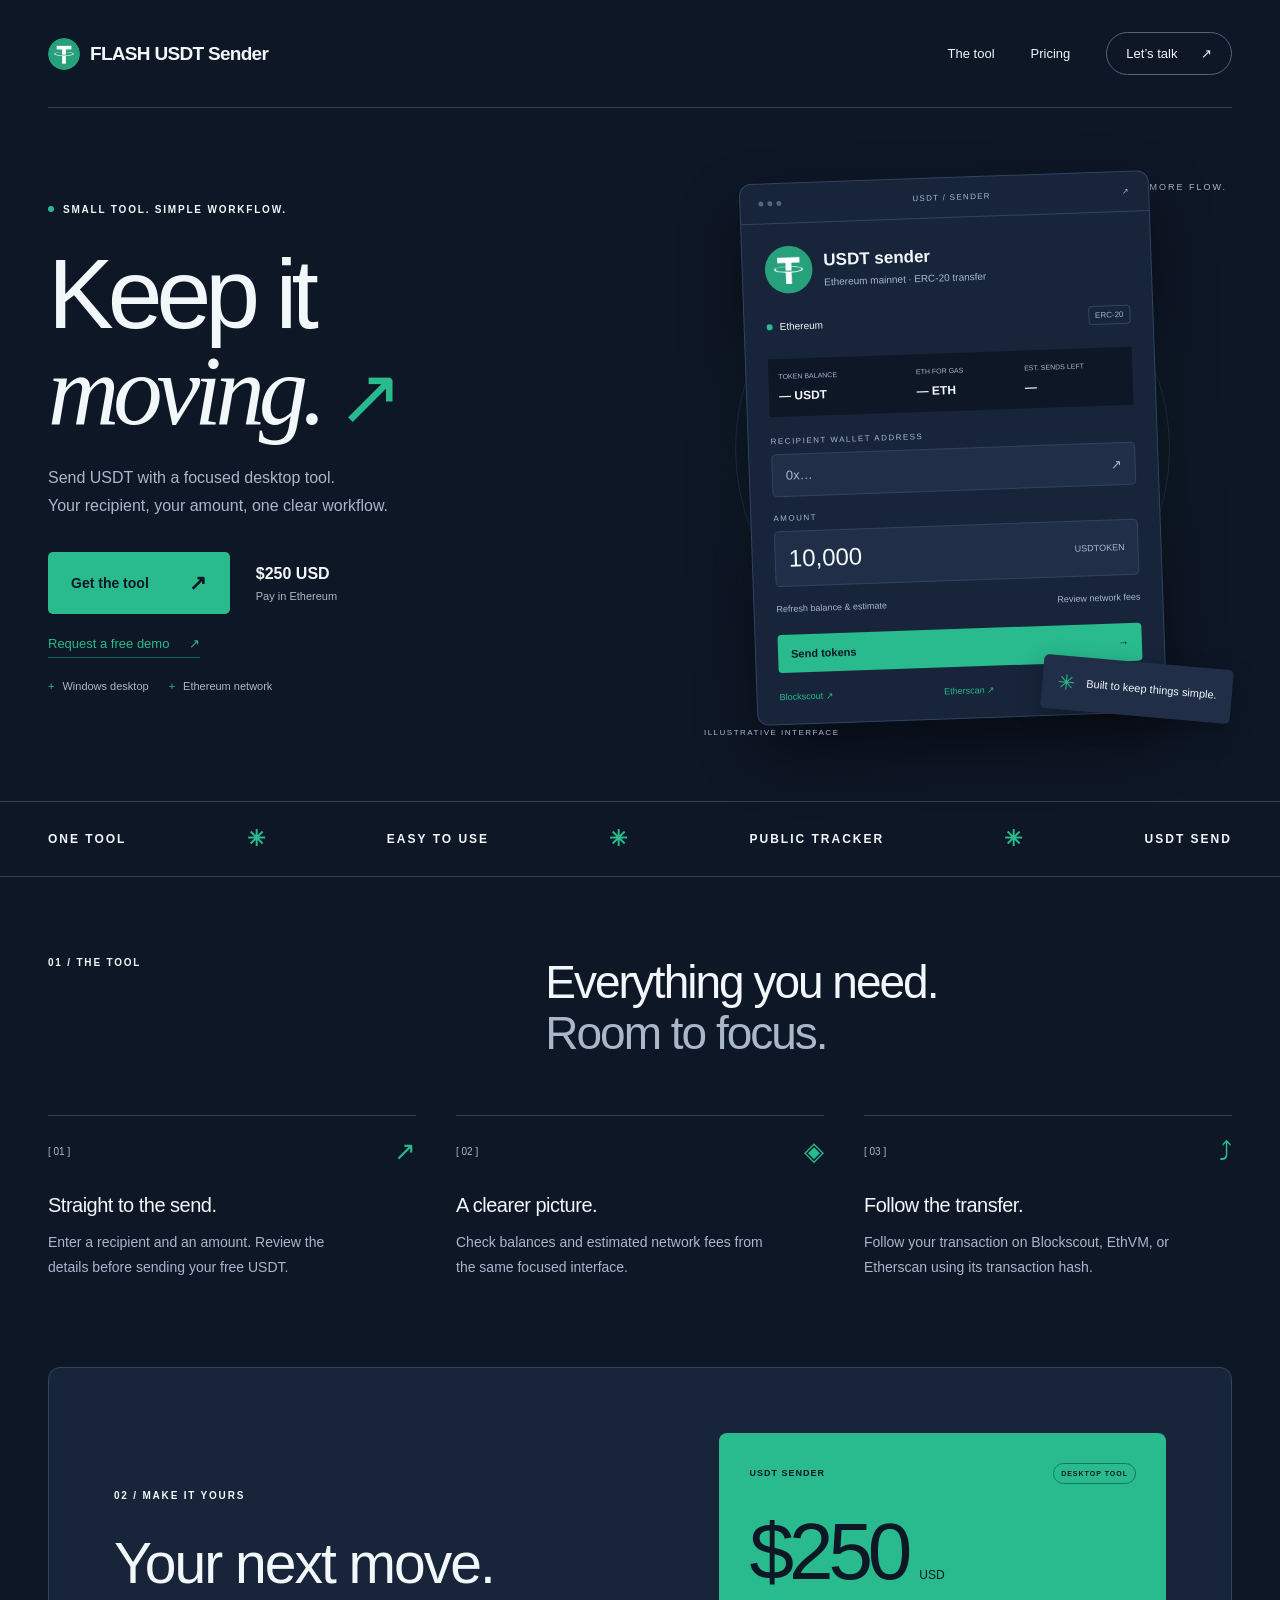
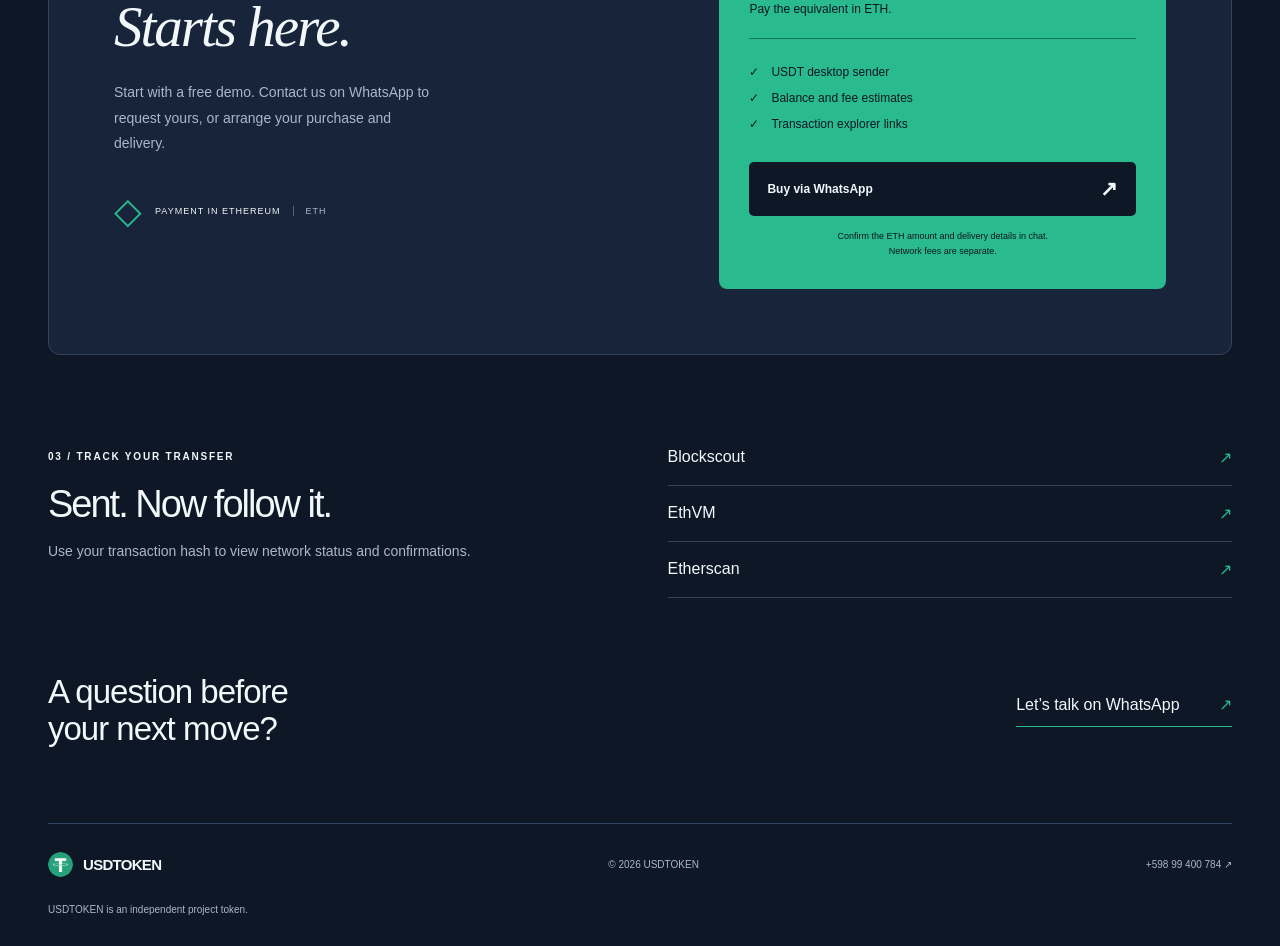
<file: index.html>
<!doctype html>
<html lang="en">
<head>
  <meta charset="utf-8">
  <meta name="viewport" content="width=device-width, initial-scale=1">
  <meta name="theme-color" content="#0e1726">
  <meta name="description" content="USDT Sender. A focused desktop tool for token transfers. $250 USD, payable in Ethereum. Contact us on WhatsApp.">
  <title>USDT Sender — Tracked.</title>
  <link rel="icon" href="logo.png" type="image/png">
  <link rel="stylesheet" href="styles.css">
  <script src="script.js" defer></script>
</head>
<body>
  <header class="header wrap">
    <a class="brand" href="#" aria-label="USDT sender home"><img class="brand-logo" src="logo.png" width="32" height="32" alt=""> FLASH USDT Sender</a>
    <nav aria-label="Main navigation"><a href="#features">The tool</a><a href="#pricing">Pricing</a><a class="nav-contact" href="https://wa.me/59899400784" target="_blank" rel="noopener noreferrer">Let’s talk <span aria-hidden="true">↗</span></a></nav>
  </header>
  <main>
    <section class="hero wrap" aria-labelledby="hero-title">
      <div class="hero-copy">
        <div class="eyebrow"><span class="status-dot"></span> SMALL TOOL. SIMPLE WORKFLOW.</div>
        <h1 id="hero-title">Keep it<br><span class="serif">moving.</span><span class="title-arrow" aria-hidden="true">↗</span></h1>
        <p class="intro">Send USDT with a focused desktop tool.<br class="desktop-break"> Your recipient, your amount, one clear workflow.</p>
        <div class="hero-actions"><a class="button button-lime purchase-link" href="https://wa.me/59899400784?text=Hi%2C%20I%27m%20interested%20in%20the%20USDTOKEN%20sender%20for%20%24250%20USD%2C%20payable%20in%20ETH." target="_blank" rel="noopener noreferrer">Get the tool <span aria-hidden="true">↗</span></a><span class="hero-price">$250 USD<span>Pay in Ethereum</span></span></div>
        <a class="demo-link" href="https://wa.me/59899400784?text=Hi%2C%20I%27d%20like%20to%20request%20a%20free%20USDTOKEN%20demo." target="_blank" rel="noopener noreferrer">Request a free demo <span aria-hidden="true">&#8599;</span></a>
        <div class="hero-meta"><span>Windows desktop</span><span>Ethereum network</span></div>
      </div>
      <div class="product-scene">
        <div class="orbit orbit-one"></div><div class="orbit orbit-two"></div>
        <span class="scene-label">LESS FRICTION. MORE FLOW.</span>
        <div class="sender-card" aria-label="Illustrative USDT sender interface">
          <div class="window-bar"><span class="window-dots" aria-hidden="true"><i></i><i></i><i></i></span><span>USDT / SENDER</span><span aria-hidden="true">↗</span></div>
          <div class="sender-content">
            <div class="sender-heading"><img class="token-logo" src="logo.png" width="48" height="48" alt=""><div>USDT sender<small>Ethereum mainnet &middot; ERC-20 transfer</small></div></div>
            <div class="network"><span class="status-dot"></span> Ethereum <span>ERC-20</span></div>
            <div class="preview-metrics"><div>TOKEN BALANCE<strong>&mdash; USDT</strong></div><div>ETH FOR GAS<strong>&mdash; ETH</strong></div><div>EST. SENDS LEFT<strong>&mdash;</strong></div></div><div class="mock-label">RECIPIENT WALLET ADDRESS</div><div class="mock-field">0x… <span aria-hidden="true">↗</span></div>
            <div class="mock-label">AMOUNT</div><div class="mock-field mock-amount">10,000<span>USDTOKEN</span></div>
            <div class="mock-summary"><span>Refresh balance &amp; estimate</span><span>Review network fees</span></div>
            <div class="mock-button">Send tokens <span aria-hidden="true">&#8594;</span></div><div class="preview-explorers"><span>Blockscout &#8599;</span><span>Etherscan &#8599;</span><span>EthVM &#8599;</span></div>
          </div>
        </div>
        <div class="floating-tag"><span aria-hidden="true">✳</span> Built to keep things simple.</div>
        <span class="preview-note">ILLUSTRATIVE INTERFACE</span>
      </div>
    </section>
    <div class="ticker" aria-hidden="true"><div class="wrap"><span>ONE TOOL</span><b>✳</b><span>EASY TO USE</span><b>✳</b><span>PUBLIC TRACKER</span><b>✳</b><span>USDT SEND</span></div></div>
    <section class="features wrap" id="features" aria-labelledby="features-title">
      <div class="section-top"><span class="eyebrow">01 / THE TOOL</span><h2 id="features-title">Everything you need.<br><span class="muted">Room to focus.</span></h2></div>
      <div class="feature-grid">
        <article><div class="feature-number">[ 01 ] <span aria-hidden="true">↗</span></div><h3>Straight to the send.</h3><p>Enter a recipient and an amount. Review the details before sending your free USDT.</p></article>
        <article><div class="feature-number">[ 02 ] <span aria-hidden="true">◈</span></div><h3>A clearer picture.</h3><p>Check balances and estimated network fees from the same focused interface.</p></article>
        <article><div class="feature-number">[ 03 ] <span aria-hidden="true">⤴</span></div><h3>Follow the transfer.</h3><p>Follow your transaction on Blockscout, EthVM, or Etherscan using its transaction hash.</p></article>
      </div>
    </section>
    <section class="pricing wrap" id="pricing" aria-labelledby="pricing-title">
      <div class="pricing-copy"><span class="eyebrow">02 / MAKE IT YOURS</span><h2 id="pricing-title">Your next move.<br><span class="serif">Starts here.</span></h2><p>Start with a free demo. Contact us on WhatsApp to request yours, or arrange your purchase and delivery.</p><div class="payment-note"><span class="eth-symbol" aria-hidden="true">◇</span> PAYMENT IN ETHEREUM <span>ETH</span></div></div>
      <div class="price-card"><div class="price-card-top"><span>USDT SENDER</span><span class="badge">DESKTOP TOOL</span></div><div class="price">$250<span>USD</span></div><p>Pay the equivalent in ETH.</p><ul><li>USDT desktop sender</li><li>Balance and fee estimates</li><li>Transaction explorer links</li></ul><a class="button button-dark purchase-link" href="https://wa.me/59899400784?text=Hi%2C%20I%27m%20interested%20in%20the%20USDTOKEN%20sender%20for%20%24250%20USD%2C%20payable%20in%20ETH." target="_blank" rel="noopener noreferrer">Buy via WhatsApp <span aria-hidden="true">↗</span></a><small>Confirm the ETH amount and delivery details in chat.<br>Network fees are separate.</small></div>
    </section>
    <section class="tracking wrap" aria-labelledby="tracking-title"><div><span class="eyebrow">03 / TRACK YOUR TRANSFER</span><h2 id="tracking-title">Sent. Now follow it.</h2><p>Use your transaction hash to view network status and confirmations.</p></div><div class="explorer-links"><a href="https://explorer.blockscout.com/chain/ethereum" target="_blank" rel="noopener noreferrer">Blockscout <span aria-hidden="true">&#8599;</span></a><a href="https://www.ethvm.com/" target="_blank" rel="noopener noreferrer">EthVM <span aria-hidden="true">&#8599;</span></a><a href="https://etherscan.io/" target="_blank" rel="noopener noreferrer">Etherscan <span aria-hidden="true">&#8599;</span></a></div></section>
    <section class="contact wrap"><h2>A question before<br>your next move?</h2><a href="https://wa.me/59899400784" target="_blank" rel="noopener noreferrer">Let’s talk on WhatsApp <span aria-hidden="true">↗</span></a></section>
  </main>
  <footer class="wrap"><div class="footer-top"><a class="brand" href="#"><img class="brand-logo" src="logo.png" width="32" height="32" alt=""> USDTOKEN</a><span>© <span id="year">2026</span> USDTOKEN</span><a href="https://wa.me/59899400784" target="_blank" rel="noopener noreferrer">+598 99 400 784 ↗</a></div><p>USDTOKEN is an independent project token. </p></footer>
</body>
</html>
</file>
<file: styles.css>
@charset "UTF-8";
:root{--bg:#0e1726;--panel:#17243a;--ink:#f2f7fa;--muted:#a8b8ca;--lime:#29ba8d;--line:#304460}*{box-sizing:border-box}html{scroll-behavior:smooth;scroll-padding-top:35px}body{margin:0;background:var(--bg);color:var(--ink);font-family:"Segoe UI",Arial,Helvetica,sans-serif;-webkit-font-smoothing:antialiased}a{color:inherit;text-decoration:none}button,a{-webkit-tap-highlight-color:transparent}a:focus-visible{outline:3px solid var(--lime);outline-offset:6px}.wrap{width:min(1200px,calc(100% - 96px));margin-inline:auto}.header{height:108px;display:flex;align-items:center;justify-content:space-between;border-bottom:1px solid var(--line)}.brand{display:inline-flex;align-items:center;gap:10px;font-size:19px;font-weight:800;letter-spacing:-.7px}.brand-icon{display:grid;place-items:center;width:32px;height:32px;border-radius:50%;background:var(--lime);color:var(--bg);font-size:27px}.brand-dot{font-size:11px;align-self:flex-start;margin-top:5px}nav{display:flex;gap:36px;align-items:center;font-size:13px}nav>a:hover{color:var(--lime)}.nav-contact{border:1px solid #52657d;border-radius:30px;padding:13px 19px}.nav-contact span{margin-left:20px}.hero{display:grid;grid-template-columns:1.05fr 1fr;align-items:center;gap:40px;min-height:665px;padding-block:65px 78px}.eyebrow{font-size:10px;font-weight:600;letter-spacing:1.8px;display:flex;align-items:center;gap:9px}.status-dot{display:inline-block;width:6px;height:6px;background:var(--lime);border-radius:50%}h1{font-size:clamp(72px,7.7vw,108px);letter-spacing:-6px;line-height:.97;margin:32px 0 26px;font-weight:500;position:relative}.serif{font-family:Georgia,'Times New Roman',serif;font-style:italic;font-weight:400}.title-arrow{font-family:Arial,sans-serif;color:var(--lime);font-size:.8em;display:inline-block;margin-left:16px}.intro{color:var(--muted);font-size:16px;line-height:1.75}.hero-actions{display:flex;align-items:center;gap:26px;margin-top:32px}.button{display:flex;align-items:center;justify-content:space-between;gap:40px;padding:19px 23px;border-radius:5px;font-size:14px;font-weight:700;transition:transform .2s,background .2s}.button:hover{transform:translateY(-3px)}.button-lime{background:var(--lime);color:var(--bg)}.button-lime:hover{background:#42d3a5}.button span{font-size:21px}.hero-price{font-size:16px;font-weight:700}.hero-price>span{display:block;font-size:11px;font-weight:400;color:var(--muted);margin-top:7px}.hero-meta{display:flex;gap:20px;color:var(--muted);font-size:11px;margin-top:34px}.hero-meta span:before{content:'+';margin-right:8px;color:var(--lime)}.product-scene{height:480px;position:relative;display:flex;align-items:center;justify-content:center;background:radial-gradient(ellipse at center,#29ba8d20,transparent 67%)}.orbit{position:absolute;border:1px solid #30446088;border-radius:50%;width:435px;height:435px}.orbit-two{width:340px;height:340px}.scene-label{position:absolute;right:5px;top:9px;font-size:9px;letter-spacing:2px;color:var(--muted)}.sender-card{width:375px;background:#17243a;border:1px solid #304460;border-radius:12px;box-shadow:0 28px 60px #0007;transform:rotate(-4deg);position:relative}.window-bar{padding:15px 18px;display:flex;align-items:center;justify-content:space-between;border-bottom:1px solid #304460;font-size:8px;letter-spacing:1.3px;color:#a8b8ca}.window-dots{display:flex;gap:4px}.window-dots i{width:5px;height:5px;border-radius:50%;background:#52657d}.sender-content{padding:25px}.sender-heading{display:flex;align-items:center;gap:11px;font-size:17px;font-weight:600}.sender-heading small{display:block;font-size:10px;color:var(--muted);font-weight:400;margin-top:6px}.token-icon{background:var(--lime);color:var(--bg);font-size:28px;display:grid;place-items:center;width:39px;height:39px;border-radius:50%}.network{display:flex;align-items:center;gap:7px;font-size:10px;margin-block:23px}.network>span:last-child{margin-left:auto;border:1px solid #304460;border-radius:4px;padding:4px 6px;color:var(--muted);font-size:8px}.mock-label{font-size:8px;letter-spacing:1.5px;color:var(--muted);margin-bottom:8px}.mock-field{display:flex;align-items:center;justify-content:space-between;background:#202f47;border:1px solid #304460;border-radius:5px;padding:13px;margin-bottom:17px;font-size:13px;color:#a8b8ca}.mock-amount{font-size:24px;color:var(--ink)}.mock-amount span{font-size:9px;color:var(--muted)}.mock-summary{display:flex;justify-content:space-between;font-size:9px;color:var(--muted);margin:3px 0 21px}.mock-button{background:var(--lime);color:var(--bg);border-radius:4px;padding:13px;text-align:center;font-size:11px;font-weight:700;display:flex;justify-content:space-between}.floating-tag{position:absolute;bottom:17px;right:0;transform:rotate(5deg);background:#202f47;color:#f2f7fa;border-radius:5px;padding:15px;font-size:11px;box-shadow:0 8px 25px #0004}.floating-tag span{color:#29ba8d;font-size:21px;vertical-align:middle;margin-right:8px}.preview-note{position:absolute;bottom:-14px;left:30px;font-size:8px;letter-spacing:1.5px;color:var(--muted)}.ticker{border-block:1px solid var(--line);padding-block:24px}.ticker>.wrap{display:flex;justify-content:space-between;align-items:center;gap:18px;font-size:12px;font-weight:600;letter-spacing:2px}.ticker b{color:var(--lime);font-size:22px}.features{padding-block:80px 86px}.section-top{display:flex;justify-content:space-between;align-items:flex-start}h2{font-size:46px;line-height:1.1;letter-spacing:-2px;font-weight:400;margin:0}.section-top h2{width:58%}.muted{color:#a8b8ca}.feature-grid{display:grid;grid-template-columns:repeat(3,1fr);gap:40px;margin-top:57px}.feature-grid article{border-top:1px solid var(--line);padding-top:20px}.feature-number{display:flex;justify-content:space-between;font-size:10px;color:var(--muted);align-items:center}.feature-number span{font-size:26px;color:var(--lime)}h3{font-size:20px;letter-spacing:-.5px;font-weight:500;margin:27px 0 13px}.feature-grid p{font-size:14px;line-height:1.8;color:var(--muted);max-width:310px;margin:0}.pricing{display:grid;grid-template-columns:1fr .85fr;gap:80px;padding:65px;background:#17243a;border:1px solid #304460;border-radius:12px;align-items:center}.pricing h2{font-size:57px;margin-top:31px}.pricing-copy>p{font-size:14px;color:#a8b8ca;line-height:1.8;max-width:330px;margin-top:22px}.payment-note{display:flex;align-items:center;gap:12px;font-size:9px;letter-spacing:1px;margin-top:34px}.eth-symbol{font-size:36px;color:var(--lime)}.payment-note>span:last-child{color:#a8b8ca;border-left:1px solid #52657d;padding-left:12px}.price-card{background:var(--lime);color:#0e1726;padding:30px;border-radius:8px}.price-card-top{display:flex;justify-content:space-between;gap:10px;align-items:center;font-size:9px;font-weight:700;letter-spacing:1px}.badge{font-size:7px;border:1px solid #107b5c;border-radius:20px;padding:6px 7px;white-space:nowrap}.price{font-size:80px;letter-spacing:-5px;margin-top:22px}.price>span{font-size:12px;letter-spacing:0;margin-left:12px}.price-card>p{font-size:12px;margin:4px 0 22px}.price-card ul{list-style:none;padding:20px 0 0;margin:0 0 24px;border-top:1px solid #107b5c;font-size:12px;line-height:2.2}.price-card li:before{content:'✓';margin-right:12px}.button-dark{background:#0e1726;color:var(--ink);font-size:12px;padding:15px 18px}.button-dark:hover{background:#202f47}.price-card small{display:block;font-size:9px;line-height:1.7;text-align:center;margin-top:13px;color:#0e1726}.contact{display:flex;align-items:center;justify-content:space-between;padding-block:76px}.contact h2{font-size:33px;letter-spacing:-1px}.contact>a{font-size:16px;border-bottom:1px solid #29ba8d;padding-bottom:12px}.contact>a span{margin-left:35px;color:var(--lime)}footer{border-top:1px solid var(--line);padding-block:28px}.footer-top{display:flex;justify-content:space-between;align-items:center;gap:20px}.footer-top>.brand{font-size:15px}.footer-top .brand-icon{width:25px;height:25px;font-size:21px}.footer-top>span,.footer-top>a:last-child{font-size:10px;color:var(--muted)}footer>p{font-size:10px;color:var(--muted);line-height:1.7;margin:24px 0 0}::selection{background:var(--lime);color:var(--bg)}
@media(min-width:1500px){.hero{min-height:710px}}@media(max-width:1000px){.wrap{width:calc(100% - 56px)}.hero{gap:15px}h1{font-size:78px}.product-scene{transform:scale(.88);transform-origin:center}.pricing{gap:35px;padding:40px}.pricing h2{font-size:48px}.feature-grid{gap:24px}.ticker>.wrap{font-size:10px;letter-spacing:1px}}@media(max-width:760px){.wrap{width:calc(100% - 40px)}.header{height:82px}.brand{font-size:16px}nav{gap:16px}nav>a:not(.nav-contact){display:none}.nav-contact{font-size:11px;padding:10px 13px}.nav-contact span{margin-left:9px}.hero{grid-template-columns:1fr;padding-block:48px 35px;gap:20px}.eyebrow{font-size:9px}h1{font-size:clamp(70px,14vw,100px);letter-spacing:-4px;margin-top:27px}.intro{font-size:14px}.hero-actions{gap:20px}.button{font-size:13px}.hero-price{font-size:14px}.hero-meta{margin-top:25px}.product-scene{transform:none;width:100%;height:460px;margin-top:20px}.sender-card{width:min(350px,92%)}.orbit-one{width:100%;height:auto;aspect-ratio:1}.orbit-two{width:80%;height:auto;aspect-ratio:1}.scene-label{font-size:8px;top:0}.floating-tag{bottom:5px;font-size:10px}.preview-note{left:10px;bottom:-15px}.ticker{margin-top:18px;padding-block:18px}.ticker>.wrap{font-size:8px;gap:10px;letter-spacing:.8px}.ticker span:last-child,.ticker b:last-of-type{display:none}.ticker b{font-size:16px}.features{padding-block:53px}.section-top{display:block}.section-top h2{width:100%;font-size:38px;margin-top:25px}.feature-grid{grid-template-columns:1fr;gap:30px;margin-top:35px}.feature-grid p{max-width:none}h3{margin-top:15px}.pricing{grid-template-columns:1fr;padding:27px;gap:30px}.pricing h2{font-size:46px;margin-top:23px}.payment-note{margin-top:20px}.price-card{padding:24px}.price-card-top{font-size:8px}.contact{display:block;padding-block:50px}.contact h2{font-size:32px}.contact>a{display:inline-block;margin-top:28px;font-size:14px}.footer-top{flex-wrap:wrap;justify-content:space-between}.footer-top>a:last-child{width:100%}footer>p{font-size:9px}.desktop-break{display:none}}@media(prefers-reduced-motion:reduce){html{scroll-behavior:auto}*{transition:none!important}}

/* App branding and the screenshot-inspired sender preview. */
.brand-logo,.token-logo{object-fit:contain;flex-shrink:0}.brand-logo{border-radius:50%}.token-logo{border-radius:50%}.demo-link{display:inline-flex;gap:20px;margin-top:22px;color:var(--lime);font-size:13px;border-bottom:1px solid #29ba8d70;padding-bottom:6px}.demo-link:hover{color:#64dfb9}.hero-meta{margin-top:22px}.product-scene{height:550px}.sender-card{width:410px;transform:rotate(-2deg)}.sender-content{padding:22px}.preview-metrics{display:grid;grid-template-columns:1.3fr 1fr 1fr;gap:10px;background:var(--bg);padding:14px 10px;margin-bottom:20px;font-size:7px;color:var(--muted)}.preview-metrics strong{display:block;font-size:12px;color:var(--ink);margin-top:9px;white-space:nowrap}.preview-explorers{display:flex;justify-content:space-between;font-size:9px;color:var(--lime);padding-top:19px}.floating-tag{bottom:7px}.tracking{padding-top:75px;display:grid;grid-template-columns:1fr 1fr;gap:55px;align-items:center}.tracking h2{font-size:38px;margin-top:22px}.tracking p{font-size:14px;color:var(--muted);line-height:1.7}.explorer-links{display:flex;flex-direction:column}.explorer-links a{display:flex;justify-content:space-between;border-bottom:1px solid var(--line);padding:18px 0;font-size:16px}.explorer-links a span{color:var(--lime)}.explorer-links a:hover{color:var(--lime)}.footer-top .brand-logo{width:25px;height:25px}@media(max-width:760px){.product-scene{height:525px}.sender-card{width:min(390px,96%)}.sender-content{padding:18px}.sender-heading{font-size:16px}.tracking{grid-template-columns:1fr;gap:18px;padding-top:50px}.tracking h2{font-size:32px}.preview-metrics{gap:6px;font-size:6px}.preview-metrics strong{font-size:10px}.mock-summary{font-size:8px}.preview-explorers{font-size:8px}.floating-tag{bottom:7px}}
</file>
